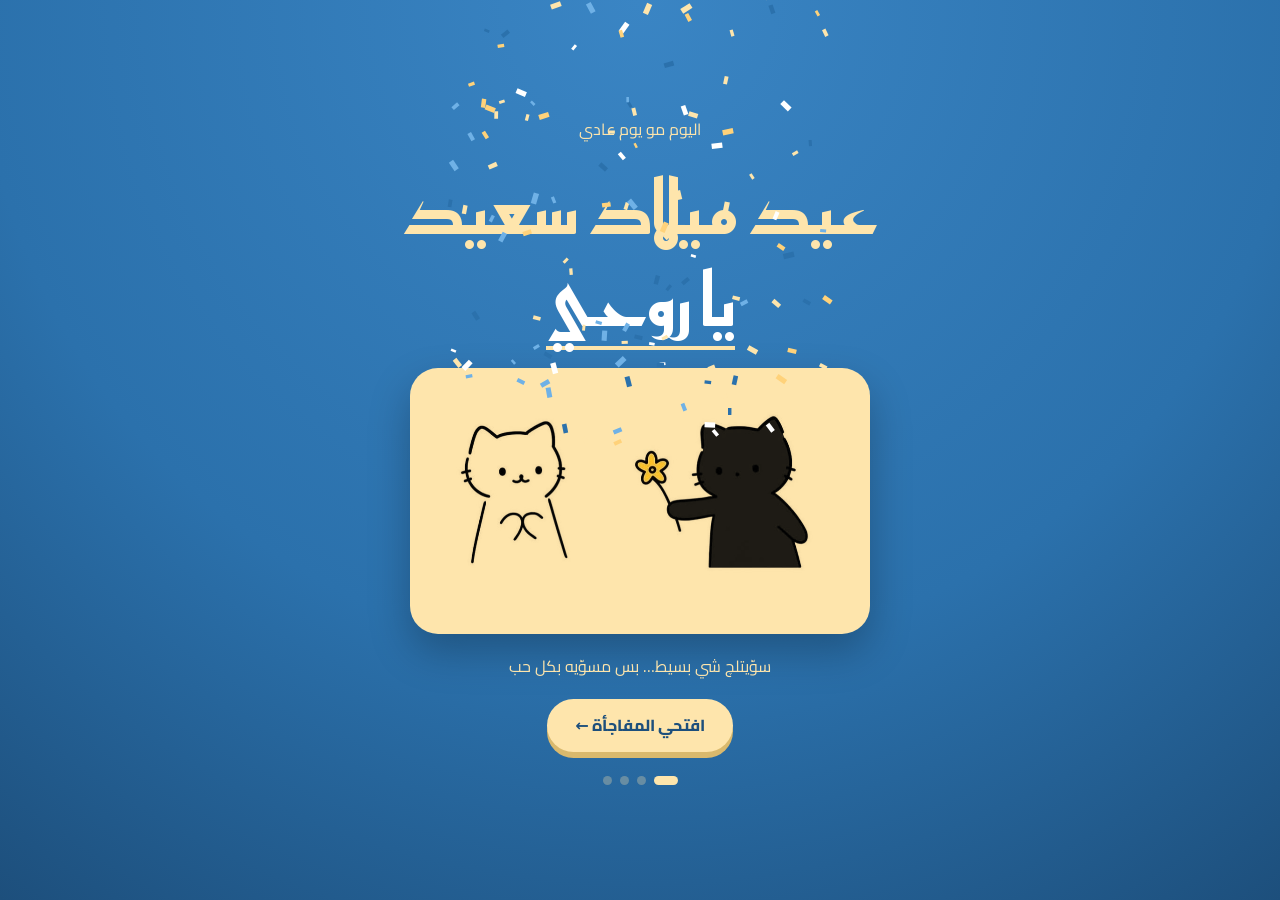
<file: index.html>
<!doctype html>
<html lang="ar" dir="rtl">
<head><meta charset="utf-8"><meta name="viewport" content="width=device-width, initial-scale=1"><title>عيد ميلاد سعيد 💙</title>
<link rel="preconnect" href="https://fonts.googleapis.com"><link href="https://fonts.googleapis.com/css2?family=Cairo:wght@400;600;800&family=Reem+Kufi:wght@600&display=swap" rel="stylesheet"><link rel="stylesheet" href="style.css">
</head>
<body class="p-hero">
<canvas id="confetti"></canvas>
<main class="page">
  <p class="eyebrow r">اليوم مو يوم عادي</p>
  <h1 class="r">عيد ميلاد سعيد<br><span data-name>يا روحي</span></h1>
  <div class="cats-card r"><img src="assets/cats.jpg" alt="قطتين"></div>
  <p class="sub r" data-text="heroSub"></p>
  <a href="letter.html" class="btn r">افتحي المفاجأة ←</a>
  <div class="dots r"><i class="on"></i><i></i><i></i><i></i></div>
</main>
<script src="script.js"></script>
</body></html>
</file>
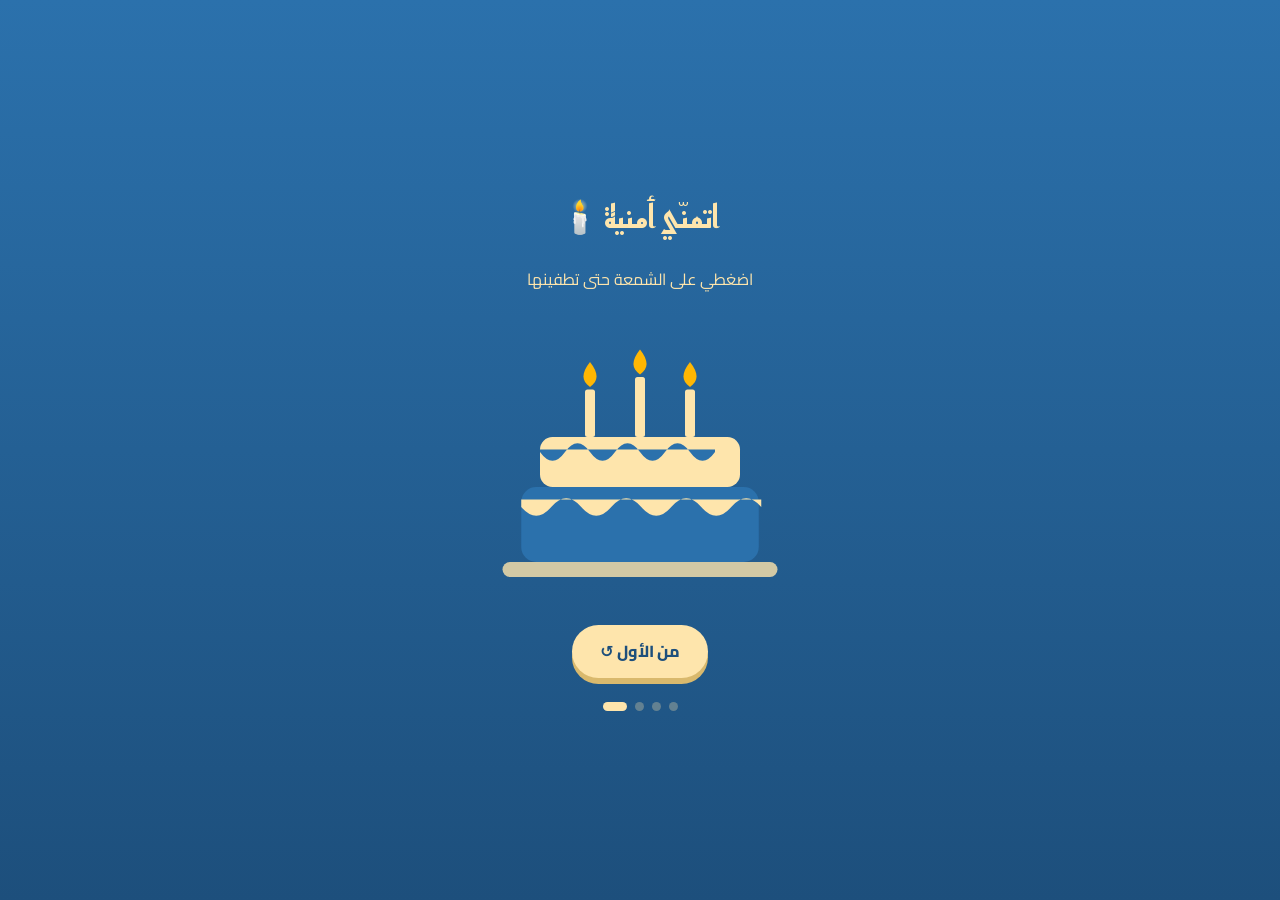
<file: cake.html>
<!doctype html>
<html lang="ar" dir="rtl">
<head><meta charset="utf-8"><meta name="viewport" content="width=device-width, initial-scale=1"><title>التورتة 🎂</title>
<link rel="preconnect" href="https://fonts.googleapis.com"><link href="https://fonts.googleapis.com/css2?family=Cairo:wght@400;600;800&family=Reem+Kufi:wght@600&display=swap" rel="stylesheet"><link rel="stylesheet" href="style.css">
</head>
<body class="p-cake">
<canvas id="confetti"></canvas>
<main class="page">
  <h2 class="r">اتمنّي أمنية 🕯️</h2>
  <p class="hint r" id="hint">اضغطي على الشمعة حتى تطفينها</p>
  <svg class="cake-svg r" viewBox="0 0 240 230" aria-label="تورتة">
    <g class="candle"><rect x="76" y="62" width="8" height="38" rx="2" fill="#FEE5AC"/><path class="flame" d="M80 40c7 9 7 15 0 20-7-5-7-11 0-20z" fill="#ffb703"/></g>
    <g class="candle"><rect x="116" y="52" width="8" height="48" rx="2" fill="#FEE5AC"/><path class="flame" d="M120 30c7 9 7 15 0 20-7-5-7-11 0-20z" fill="#ffb703"/></g>
    <g class="candle"><rect x="156" y="62" width="8" height="38" rx="2" fill="#FEE5AC"/><path class="flame" d="M160 40c7 9 7 15 0 20-7-5-7-11 0-20z" fill="#ffb703"/></g>
    <rect x="40" y="100" width="160" height="40" rx="10" fill="#FEE5AC"/>
    <path d="M40 112q10 14 20 0t20 0 20 0 20 0 20 0 20 0 20 0v-2H40z" fill="#2B71AC"/>
    <rect x="25" y="140" width="190" height="60" rx="12" fill="#2B71AC"/>
    <path d="M25 156q12 14 24 0t24 0 24 0 24 0 24 0 24 0 24 0 24 0v-6H25z" fill="#FEE5AC"/>
    <rect x="10" y="200" width="220" height="12" rx="6" fill="#FEE5AC" opacity=".8"/>
  </svg>
  <p class="final" id="final" hidden></p>
  <div class="nav r"><a href="love.html" class="btn">من الأول ↺</a></div>
  <div class="dots r"><i></i><i></i><i></i><i class="on"></i></div>
</main>
<script src="script.js"></script>
</body></html>
</file>
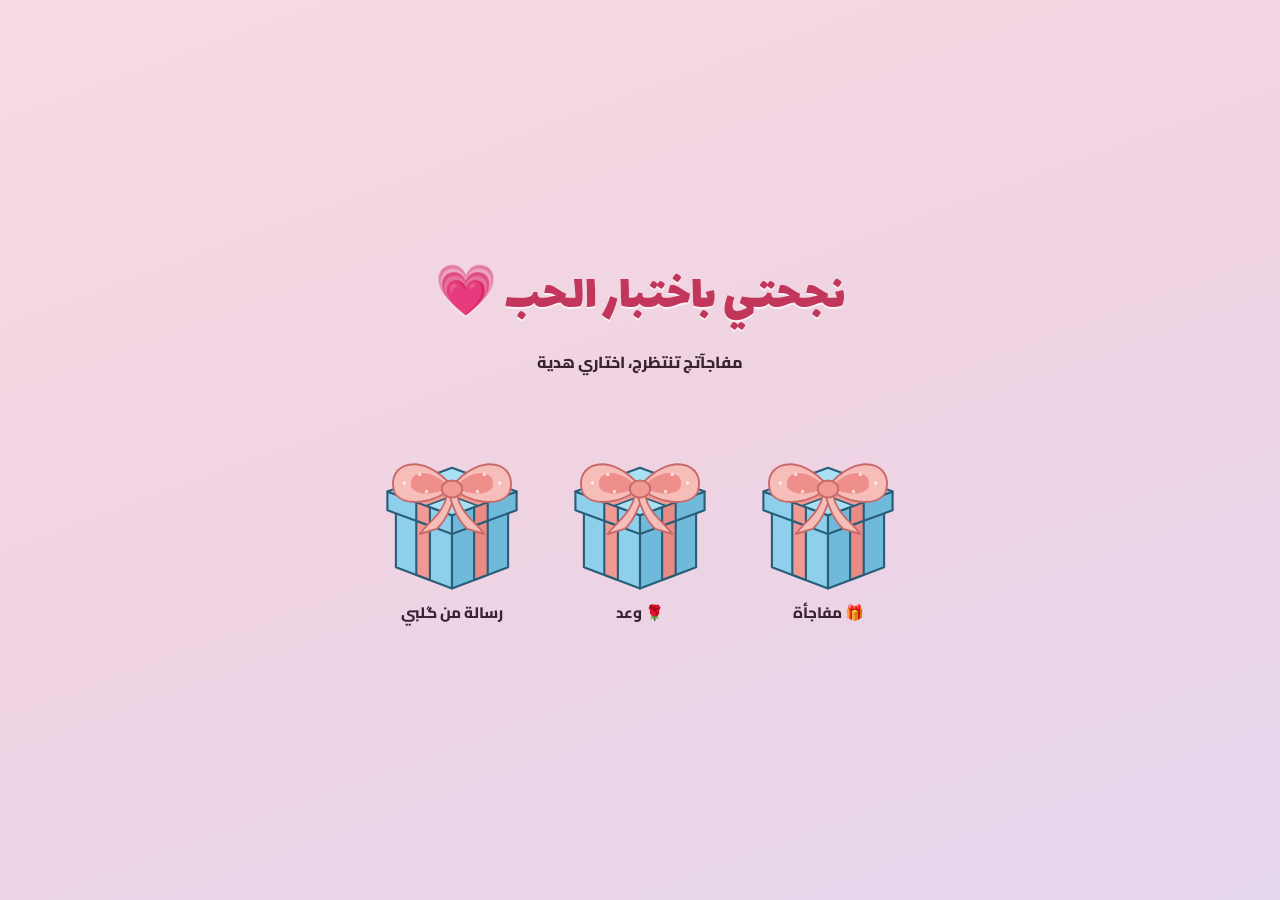
<file: gifts.html>
<!doctype html>
<html lang="ar" dir="rtl">
<head>
<meta charset="utf-8">
<meta name="viewport" content="width=device-width, initial-scale=1">
<title>نجحتي باختبار الحب</title>
<link href="https://fonts.googleapis.com/css2?family=Cairo:wght@400;800&family=Lalezar&display=swap" rel="stylesheet">
<style>
*{box-sizing:border-box;margin:0;padding:0}
body{font-family:'Cairo',system-ui,sans-serif;line-height:1.8;overflow-x:hidden}
.page{min-height:100svh;display:flex;flex-direction:column;align-items:center;justify-content:center;text-align:center;gap:18px;padding:40px 20px}
/* صفحة الهدايا */
.p-gifts{background:linear-gradient(160deg,#f6dbe3 0%,#efd3e2 50%,#e4d6ee 100%);color:#3b2431}
.gtitle{font-family:'Lalezar','Cairo',sans-serif;font-weight:400;font-size:clamp(2.1rem,9vw,3.1rem);line-height:1.3;color:#c2365b;text-shadow:0 2px 0 rgba(255,255,255,.65)}
.gsub{font-weight:800;color:#3b2431}
.gifts{display:flex;direction:ltr;flex-wrap:wrap;justify-content:center;align-items:flex-start;gap:14px 18px;width:100%;max-width:680px;padding:20px 8px 8px}
.gift{flex:0 0 auto;width:clamp(120px,40vw,170px);background:none;border:0;cursor:pointer;font:inherit;color:inherit;display:flex;flex-direction:column;align-items:center;gap:2px}
.gsvg{display:block;width:100%;animation:bob 2.8s ease-in-out infinite}
.gift:nth-child(2) .gsvg{animation-delay:-.9s}.gift:nth-child(3) .gsvg{animation-delay:-1.8s}
.gsvg svg{width:100%;display:block;overflow:visible}
@keyframes bob{50%{transform:translateY(-9px) rotate(1.5deg)}}
.gift span{font-weight:800;font-size:.95rem}
.gift.open .gsvg{animation:shake .45s}
@keyframes shake{25%{transform:rotate(-5deg)}75%{transform:rotate(5deg)}}
.gift.open .glid{animation:lid .8s .35s ease forwards}
@keyframes lid{to{transform:translateY(-70px) rotate(-14deg);opacity:0}}
.rise{position:fixed;z-index:70;pointer-events:none;font-size:20px;animation:rise 1.1s ease-out forwards}
@keyframes rise{to{transform:translate(var(--dx),-150px) scale(1.5);opacity:0}}
.p-gifts .btn.ghost{color:#c2365b}
.glid{transform-origin:100px 100px}
</style>
</head>
<body>
<!-- 2: الهدايا (نسخة من الصفحة التانية في الفيديو) -->
<main class="page p-gifts">
  <h2 class="gtitle">نجحتي باختبار الحب 💗</h2>
  <p class="gsub">مفاجآتچ تنتظرچ، اختاري هدية</p>
  <div class="gifts">
    <button class="gift" data-go="3"><i class="gsvg"></i><span>رسالة من گلبي</span></button>
    <button class="gift" data-go="4"><i class="gsvg"></i><span>وعد 🌹</span></button>
    <button class="gift" data-go="5"><i class="gsvg"></i><span>مفاجأة 🎁</span></button>
  </div>
</main>

<script>
/* عدّل هنا الصفحات اللي تفتحها كل هدية */
const PAGES = { 3: 'letter.html', 4: 'message.html', 5: 'promise.html' };
function go(i) { location.href = PAGES[i]; }
/* صفحة الهدايا */
(() => {
  const L = '#2a5d78', RB = '#f19a94', RS = '#c96a6a';
  const GIFT_SVG = `<svg viewBox="0 0 200 215" aria-hidden="true" stroke-linejoin="round">
    <g stroke="${L}" stroke-width="2.5">
      <polygon points="34,114 100,139 100,204 34,179" fill="#8ed0ec"/>
      <polygon points="100,139 166,114 166,179 100,204" fill="#6fb9db"/>
      <polygon points="58,123 74,129 74,194 58,188" fill="${RB}"/>
      <polygon points="126,129 142,123 142,188 126,194" fill="#e98a85"/>
    </g>
    <g class="glid">
      <g stroke="${L}" stroke-width="2.5">
        <polygon points="24,90 100,118 100,140 24,112" fill="#8ed0ec"/>
        <polygon points="100,118 176,90 176,112 100,140" fill="#6fb9db"/>
        <polygon points="100,62 176,90 100,118 24,90" fill="#a9e0f4"/>
        <polygon points="58,102.5 74,108.4 74,130.4 58,124.5" fill="${RB}"/>
        <polygon points="126,108.4 142,102.5 142,124.5 126,130.4" fill="#e98a85"/>
      </g>
      <polygon points="54.5,78.8 69.5,73.2 145.5,101.2 130.5,106.8" fill="${RB}" stroke="${L}" stroke-width="2"/>
      <polygon points="130.5,73.2 145.5,78.8 69.5,106.8 54.5,101.2" fill="${RB}" stroke="${L}" stroke-width="2"/>
      <g transform="translate(100 84)" stroke="${RS}" stroke-width="2.2">
        <g><path d="M-6 10 C-10 32 -28 42 -38 56 L-18 50 C-9 42 -3 30 2 14Z" fill="#f6bdb9"/>
          <path d="M0 0 C-34 -42 -78 -28 -68 6 C-60 26 -16 20 0 0Z" fill="#f6bdb9"/>
          <path d="M-4 0 C-26 -24 -52 -18 -48 0 C-44 12 -16 10 -4 0Z" fill="#ee8f8c" stroke="none"/>
          <circle cx="-56" cy="-4" r="2" fill="#fff" stroke="none" opacity=".7"/><circle cx="-38" cy="-14" r="2" fill="#fff" stroke="none" opacity=".7"/><circle cx="-30" cy="6" r="2" fill="#fff" stroke="none" opacity=".7"/></g>
        <g transform="scale(-1 1)"><path d="M-6 10 C-10 32 -28 42 -38 56 L-18 50 C-9 42 -3 30 2 14Z" fill="#f6bdb9"/>
          <path d="M0 0 C-34 -42 -78 -28 -68 6 C-60 26 -16 20 0 0Z" fill="#f6bdb9"/>
          <path d="M-4 0 C-26 -24 -52 -18 -48 0 C-44 12 -16 10 -4 0Z" fill="#ee8f8c" stroke="none"/>
          <circle cx="-56" cy="-4" r="2" fill="#fff" stroke="none" opacity=".7"/><circle cx="-38" cy="-14" r="2" fill="#fff" stroke="none" opacity=".7"/><circle cx="-30" cy="6" r="2" fill="#fff" stroke="none" opacity=".7"/></g>
        <ellipse cx="0" cy="3" rx="12" ry="10" fill="${RB}"/>
      </g>
    </g>
  </svg>`;
  document.querySelectorAll('.gsvg').forEach(e => e.innerHTML = GIFT_SVG);

  function hearts(el) {
    const b = el.getBoundingClientRect();
    for (let i = 0; i < 12; i++) {
      const s = document.createElement('span'); s.className = 'rise'; s.textContent = ['💗', '💖', '✨'][i % 3];
      s.style.left = b.left + b.width / 2 + 'px'; s.style.top = b.top + b.height * .35 + 'px';
      s.style.setProperty('--dx', (Math.random() - .5) * 160 + 'px'); s.style.animationDelay = Math.random() * .3 + 's';
      document.body.appendChild(s); setTimeout(() => s.remove(), 1600);
    }
  }
  document.querySelectorAll('.gift').forEach(g => g.addEventListener('click', e => {
    e.stopPropagation(); if (g.classList.contains('open')) return;
    g.classList.add('open'); hearts(g); setTimeout(() => go(+g.dataset.go), 1100);
  }));
  window.resetGifts = () => document.querySelectorAll('.gift').forEach(g => g.classList.remove('open'));
})();

</script>
</body>
</html>
</file>
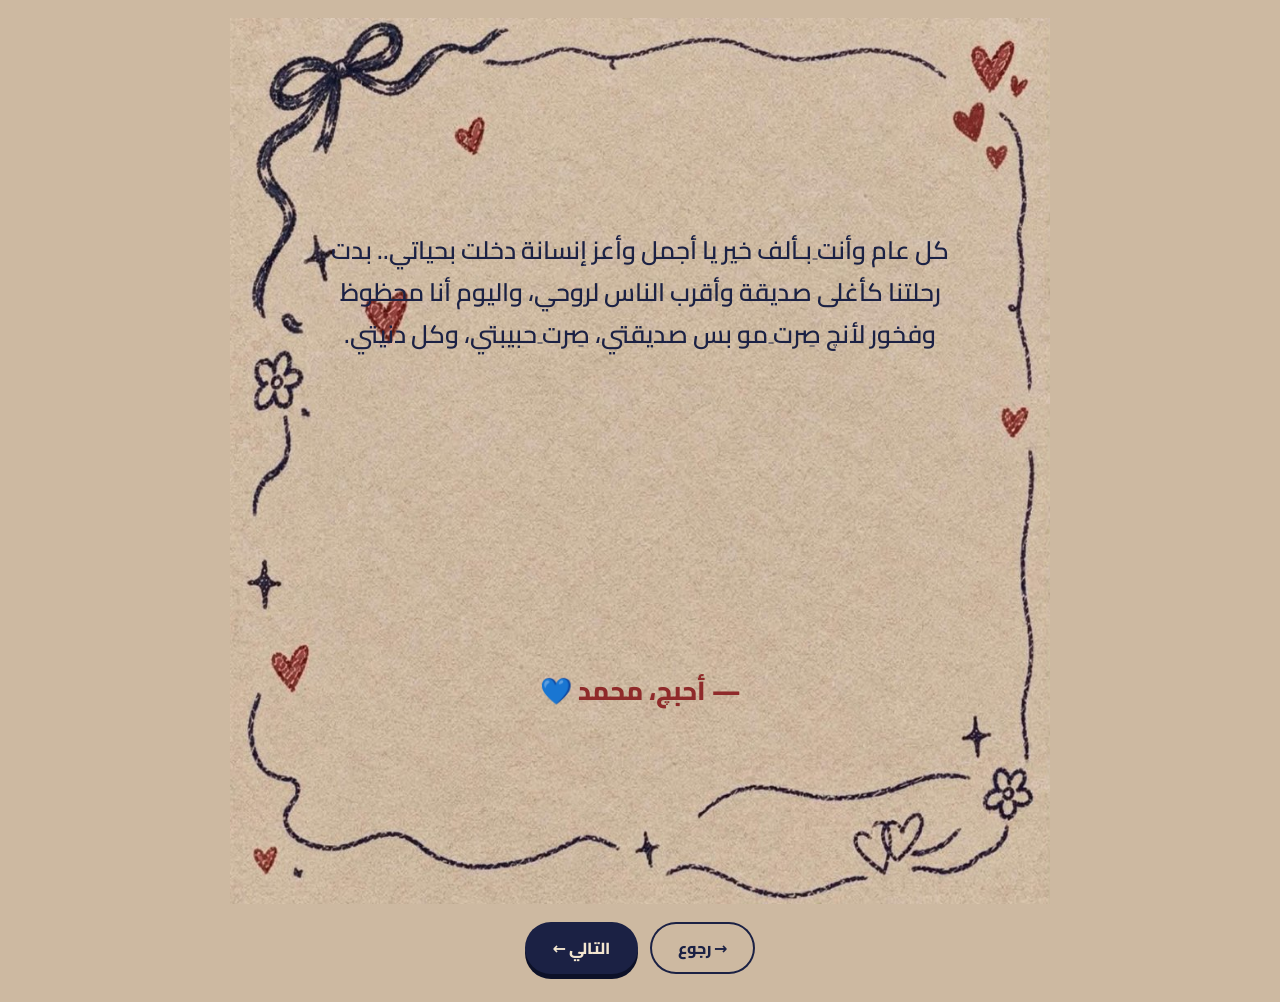
<file: letter.html>
<!doctype html>
<html lang="ar" dir="rtl">
<head>
<meta charset="utf-8">
<meta name="viewport" content="width=device-width, initial-scale=1">
<title>رسالة إلچ 💙</title>
<link href="https://fonts.googleapis.com/css2?family=Cairo:wght@600;800&display=swap" rel="stylesheet">
<style>
:root{--paper:#cdb9a1;--navy:#1b2144;--frame:url([data-uri])}
*{box-sizing:border-box;margin:0;padding:0}
body{font-family:'Cairo',system-ui,sans-serif;background:var(--paper);color:var(--navy);min-height:100svh;display:flex;flex-direction:column;align-items:center;justify-content:center;gap:18px;padding:18px 8px 28px}
.card{position:relative;width:min(94vw,820px);aspect-ratio:1/1.08;background:var(--frame) center/100% 100% no-repeat;container-type:inline-size;direction:rtl}
.letter{position:absolute;left:11%;right:11%;top:15%;bottom:14%;display:flex;flex-direction:column;justify-content:center;text-align:center;color:#1b2144}
#letterText p{margin:.55em 0;font-size:clamp(11px,3.5cqw,25px);line-height:1.68;font-weight:600;opacity:0;transform:translateY(8px);transition:opacity .8s,transform .8s}
#letterText p.show{opacity:1;transform:none}
.sign{margin-top:.7em;font-weight:800;font-size:clamp(12px,3.7cqw,26px);color:#8f2a2a}
@media (max-width:700px){.card{aspect-ratio:1/1.24}}
.card{animation:in .9s ease both}
@keyframes in{from{opacity:0;transform:translateY(16px)}to{opacity:1;transform:none}}
.nav{display:flex;gap:12px}
.btn{font:inherit;font-weight:800;cursor:pointer;border:0;border-radius:999px;padding:11px 28px;background:var(--navy);color:#f3e6cf;box-shadow:0 5px 0 #0d1128;transition:.15s}
.btn.ghost{background:transparent;color:var(--navy);box-shadow:inset 0 0 0 2px var(--navy)}
.btn:active{transform:translateY(4px)}
@media (prefers-reduced-motion:reduce){*{animation:none!important;transition:none!important}#letterText p{opacity:1;transform:none}}
</style>
</head>
<body>
<div class="card">
  <div class="letter">
    <div id="letterText"><p>كل عام وأنت ِبـألف خير يا أجمل وأعز إنسانة دخلت بحياتي.. بدت رحلتنا كأغلى صديقة وأقرب الناس لروحي، واليوم أنا محظوظ وفخور لأنچ صِرت ِمو بس صديقتي، صِرت ِحبيبتي، وكل دنيتي.</p><p>ماكو كلام بالدنيا يكفي وصف مكانتچ العميقة بگلبي أو قدري الچ؛ تعودت عليچ بكل تفاصيلچ، وبقربچ الي أحس الدنيا كلها أمان وفرح. عسى أيامي وياچ كلها أعياد، وتبقى ضحكتچ منورة طريقي وعيونچ هي المكان اللي أرتاح بي دائماً.</p><p>ينعاد عليچ بالصحة والسلامة، ويا رب أبقى أشوفچ دائماً سعيدة وقريبة مني.. عيد سعيد يا أجمل أشيائي وأغلاها.</p></div>
    <p class="sign">— أحبچ، محمد 💙</p>
  </div>
</div>
<div class="nav">
  <button class="btn ghost" id="back">→ رجوع</button>
  <button class="btn" id="next">التالي ←</button>
</div>
<script>
/* الصفحات اللي يروحلها الزرارين (غيّرهم حسب ملفاتك) */
const BACK_URL = 'gifts.html', NEXT_URL = 'gifts.html';
document.getElementById('back').onclick = () => history.length > 1 ? history.back() : (location.href = BACK_URL);
document.getElementById('next').onclick = () => location.href = NEXT_URL;
/* السطور تظهر واحد ورا التاني */
document.querySelectorAll('#letterText p').forEach((p, i) => setTimeout(() => p.classList.add('show'), 700 + i * 1000));
</script>
</body>
</html>
</file>
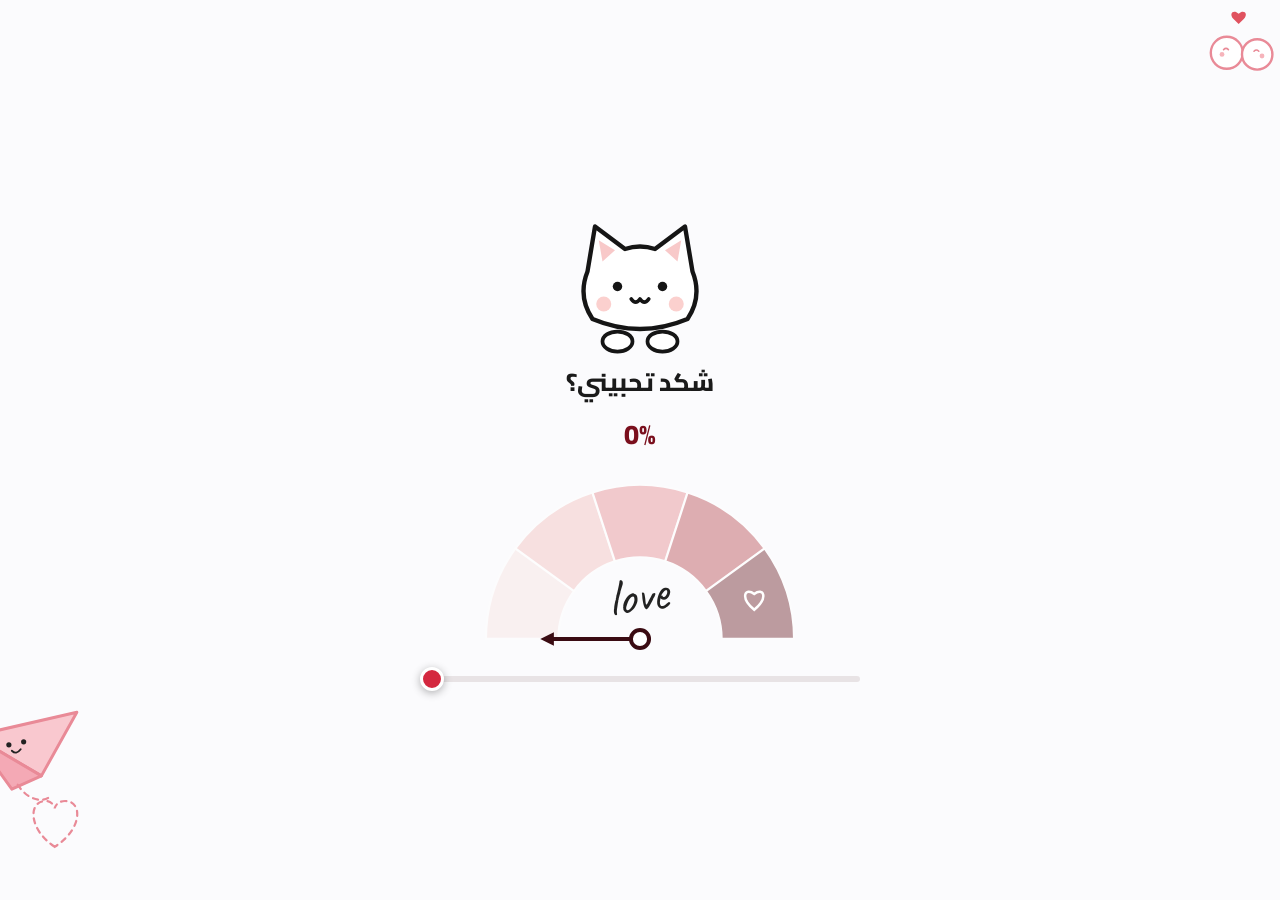
<file: love.html>
<!doctype html>
<html lang="ar" dir="rtl">
<head>
<meta charset="utf-8">
<meta name="viewport" content="width=device-width, initial-scale=1">
<title>شكد تحبيني؟</title>
<link href="https://fonts.googleapis.com/css2?family=Cairo:wght@400;800&family=Caveat:wght@500&display=swap" rel="stylesheet">
<style>
*{box-sizing:border-box;margin:0;padding:0}
[hidden]{display:none!important}
body{font-family:'Cairo',system-ui,sans-serif;line-height:1.8;overflow-x:hidden;background:#fbfbfd}
.page{min-height:100svh;display:flex;flex-direction:column;align-items:center;justify-content:center;text-align:center;gap:18px;padding:40px 20px;
  background:#fbfbfd;color:#5a0f1a;position:relative;overflow:hidden}
.stage{display:flex;flex-direction:column;align-items:center;gap:6px;width:min(92vw,440px);z-index:2;animation:up .8s ease both}
@keyframes up{from{opacity:0;transform:translateY(22px)}to{opacity:1;transform:none}}
@keyframes pop{from{opacity:0;transform:scale(.8)}to{opacity:1;transform:none}}
.cat{width:150px}
.cat svg{width:100%;overflow:visible;display:block}
#face{animation:swap .35s ease}
@keyframes swap{from{opacity:0;transform:scale(.96)}to{opacity:1;transform:none}}
#msg{font-weight:800;font-size:1.55rem;color:#1a1a1a}
#pct{font-weight:800;font-size:1.7rem;color:#7a0f1d;margin-bottom:4px}
.gauge{width:min(82vw,340px);direction:ltr;display:block}
#segs path{transition:opacity .35s}
#needle{transition:transform .12s linear}
#love{direction:ltr;-webkit-appearance:none;appearance:none;width:100%;height:6px;border-radius:6px;margin:8px 0 4px;outline:0;cursor:pointer;
  background:linear-gradient(90deg,#e9a7ae var(--p,0%),#e8e3e5 var(--p,0%))}
#love::-webkit-slider-thumb{-webkit-appearance:none;width:24px;height:24px;border-radius:50%;background:#d4283f;border:3px solid #fff;box-shadow:0 2px 8px rgba(0,0,0,.3)}
#love::-moz-range-thumb{width:20px;height:20px;border-radius:50%;background:#d4283f;border:3px solid #fff;box-shadow:0 2px 8px rgba(0,0,0,.3)}
.btn{display:inline-block;border:0;cursor:pointer;font:inherit;background:#d4283f;color:#fff;padding:12px 28px;border-radius:999px;font-weight:800;box-shadow:0 6px 0 #9b1b2d;transition:.15s}
.btn:active{transform:translateY(4px);box-shadow:0 2px 0 #9b1b2d}
.next{margin-top:10px;animation:pop .6s}
.corner{position:absolute;top:8px;right:-6px;width:96px}
.plane{position:absolute;left:-34px;bottom:46px;width:170px;z-index:1;pointer-events:none}
.rain{position:fixed;top:-30px;font-size:22px;z-index:60;pointer-events:none;animation:fall linear forwards}
@keyframes fall{to{transform:translateY(110vh) rotate(40deg);opacity:.2}}
</style>
</head>
<body>
<main class="page">
  <svg class="corner" viewBox="0 0 120 80" aria-hidden="true">
    <path d="M62 14C54 6 46 14 54 22L62 30 70 22C78 14 70 6 62 14Z" fill="#e0525f" transform="translate(0 -4) scale(.8) translate(14 0)"/>
    <circle cx="46" cy="56" r="20" fill="#fff" stroke="#e98a97" stroke-width="3"/>
    <circle cx="84" cy="58" r="19" fill="#fff" stroke="#e98a97" stroke-width="3"/>
    <circle cx="40" cy="58" r="3" fill="#f6b4bb"/><circle cx="90" cy="60" r="3" fill="#f6b4bb"/>
    <path d="M42 52q3 -3 6 0M80 54q3 -3 6 0" stroke="#e98a97" stroke-width="2" fill="none" stroke-linecap="round"/>
  </svg>

  <div class="stage">
    <div class="cat">
      <svg viewBox="0 0 120 112" aria-hidden="true">
        <path d="M18 46 L24 10 L48 28 Q60 24 72 28 L96 10 L102 46 Q110 66 98 84 Q60 100 22 84 Q10 66 18 46Z" fill="#fff" stroke="#151515" stroke-width="3.5" stroke-linejoin="round"/>
        <path d="M27 21 L40 29 L30 38Z" fill="#f8c9c9"/><path d="M93 21 L80 29 L90 38Z" fill="#f8c9c9"/>
        <circle cx="31" cy="72" r="6" fill="#f9c0bd" opacity=".75"/><circle cx="89" cy="72" r="6" fill="#f9c0bd" opacity=".75"/>
        <g id="face"></g>
        <ellipse cx="42" cy="102" rx="12" ry="8" fill="#fff" stroke="#151515" stroke-width="3"/>
        <ellipse cx="78" cy="102" rx="12" ry="8" fill="#fff" stroke="#151515" stroke-width="3"/>
      </svg>
    </div>
    <h2 id="msg">شكد تحبيني؟</h2>
    <div id="pct">0%</div>
    <svg class="gauge" viewBox="0 0 300 170" aria-hidden="true">
      <g id="segs"></g>
      <g id="loveHeart"></g>
      <text x="150" y="126" text-anchor="middle" font-family="Caveat,cursive" font-size="46" fill="#222" transform="rotate(-8 150 126)">love</text>
      <g id="needle" transform="translate(150 150) rotate(0)">
        <line x1="0" y1="0" x2="-80" y2="0" stroke="#3a0b12" stroke-width="3.5" stroke-linecap="round"/>
        <polygon points="-88,0 -76,-6 -76,6" fill="#3a0b12"/>
        <circle r="8" fill="#fff" stroke="#3a0b12" stroke-width="3.5"/>
      </g>
    </svg>
    <input id="love" type="range" min="0" max="100" value="0" aria-label="شكد تحبيني">
    <button class="btn next" id="loveNext" hidden onclick="location.href='gifts.html'">التالي ←</button>
  </div>

  <svg class="plane" viewBox="0 0 230 210" aria-hidden="true">
    <path d="M10 50 L150 18 L102 104Z" fill="#f9c8cf" stroke="#e98a97" stroke-width="4" stroke-linejoin="round"/>
    <path d="M10 50 L102 104 L62 122Z" fill="#f4a9b5" stroke="#e98a97" stroke-width="4" stroke-linejoin="round"/>
    <circle cx="58" cy="62" r="3.5" fill="#222"/><circle cx="78" cy="58" r="3.5" fill="#222"/>
    <path d="M62 70q6 6 12 -2" stroke="#222" stroke-width="2.5" fill="none" stroke-linecap="round"/>
    <path d="M70 116 C84 138 104 140 114 132" stroke="#e98a97" stroke-width="3" fill="none" stroke-dasharray="7 7" stroke-linecap="round"/>
    <path d="M120 200 C84 176 84 138 108 138 C118 138 120 148 120 148 C120 148 122 138 134 138 C158 138 158 176 120 200Z" stroke="#e98a97" stroke-width="3" fill="none" stroke-dasharray="7 7" stroke-linecap="round"/>
  </svg>
</main>

<script>
const $ = s => document.querySelector(s);
const K = '#151515', st = `stroke="${K}" stroke-width="3" fill="none" stroke-linecap="round" stroke-linejoin="round"`;
const heart = (x, y, s, c = '#f4a6ae') => `<path d="M0 5C-9 -3 -5 -9 0 -4C5 -9 9 -3 0 5Z" fill="${c}" transform="translate(${x} ${y}) scale(${s})"/>`;

/* ملامح القطة والجمل حسب النسبة */
const MOODS = [
  { max: 0,   msg: 'شكد تحبيني؟',  face: `<circle cx="42" cy="58" r="3.8" fill="${K}"/><circle cx="78" cy="58" r="3.8" fill="${K}"/><path d="M53 68q3.5 5 7 0q3.5 5 7 0" ${st}/>` },
  { max: 30,  msg: 'بس هالكد؟',    face: `<rect x="37" y="62" width="10" height="30" rx="5" fill="#7dbbea"/><rect x="73" y="62" width="10" height="30" rx="5" fill="#7dbbea"/><path d="M36 60q6 -8 12 0M72 60q6 -8 12 0" ${st}/><ellipse cx="60" cy="74" rx="5" ry="6" fill="${K}"/>` },
  { max: 55,  msg: 'هاي توجع…',    face: `<path d="M34 58h16M70 58h16" ${st} stroke-width="4"/><path d="M34 50l16 4M86 50l-16 4" ${st}/><path d="M53 72h14" ${st}/>` },
  { max: 99,  msg:'صدگ تحچيييين ؟؟ تحبيني بس عالنصص',  face: `<circle cx="42" cy="60" r="3.8" fill="${K}"/><circle cx="78" cy="60" r="3.8" fill="${K}"/><path d="M35 52l13 -4M85 52l-13 -4" ${st}/><path d="M53 75q7 -7 14 0" ${st}/>` },
  { max: 100, msg: ' عفيه عفيه عليچ هيچ اريدچ',   face: `<path d="M36 62q6 -10 12 0M72 62q6 -10 12 0" ${st}/><path d="M50 67q10 17 20 0z" fill="#f28b94" stroke="${K}" stroke-width="3" stroke-linejoin="round"/>${heart(6, 36, 1.5)}${heart(114, 30, 1.8)}${heart(100, 8, 1.1, '#f28b94')}` }
];

const input = $('#love'), face = $('#face'), msg = $('#msg'), pct = $('#pct'), needle = $('#needle'), nextBtn = $('#loveNext');

/* العدّاد: 5 أجزاء */
const COL = ['#f8e1df', '#f3b9b5', '#e47f85', '#b23a41', '#5f0d14'], CX = 150, CY = 150, R = 136, r = 72;
const P = (a, rad) => [CX + rad * Math.cos(a * Math.PI / 180), CY - rad * Math.sin(a * Math.PI / 180)].map(n => n.toFixed(1));
$('#segs').innerHTML = COL.map((c, i) => {
  const a0 = 180 - i * 36, a1 = a0 - 36, [ox0, oy0] = P(a0, R), [ox1, oy1] = P(a1, R), [ix1, iy1] = P(a1, r), [ix0, iy0] = P(a0, r);
  return `<path d="M${ox0} ${oy0}A${R} ${R} 0 0 1 ${ox1} ${oy1}L${ix1} ${iy1}A${r} ${r} 0 0 0 ${ix0} ${iy0}Z" fill="${c}" stroke="#fff" stroke-width="2" opacity=".4"/>`;
}).join('');
const [hx, hy] = P(18, 106);
$('#loveHeart').innerHTML = `<path d="M0 7C-13 -4 -8 -13 0 -7C8 -13 13 -4 0 7Z" transform="translate(${hx} ${hy})" fill="none" stroke="#fff" stroke-width="2.2"/>`;
const segs = [...document.querySelectorAll('#segs path')];

let mood = -1, done = false;
function rain() {
  for (let i = 0; i < 22; i++) {
    const s = document.createElement('span'); s.className = 'rain'; s.textContent = ['💗', '❤️', '💕'][i % 3];
    s.style.left = Math.random() * 100 + 'vw'; s.style.animationDuration = 2.2 + Math.random() * 2 + 's'; s.style.animationDelay = Math.random() * .8 + 's';
    document.body.appendChild(s); setTimeout(() => s.remove(), 5500);
  }
}
function update() {
  const v = +input.value;
  input.style.setProperty('--p', v + '%');
  pct.textContent = v + '%';
  needle.setAttribute('transform', `translate(150 150) rotate(${v * 1.8})`);
  segs.forEach((s, i) => s.setAttribute('opacity', v > i * 20 ? 1 : .4));
  const m = MOODS.findIndex(x => v <= x.max);
  if (m !== mood) {
    mood = m; face.innerHTML = MOODS[m].face; msg.textContent = MOODS[m].msg;
    face.style.animation = 'none'; void face.getBoundingClientRect(); face.style.animation = '';
  }
  const full = v === 100; nextBtn.hidden = !full; if (full && !done) rain(); done = full;
}
input.addEventListener('input', update); update();
</script>
</body>
</html>
</file>
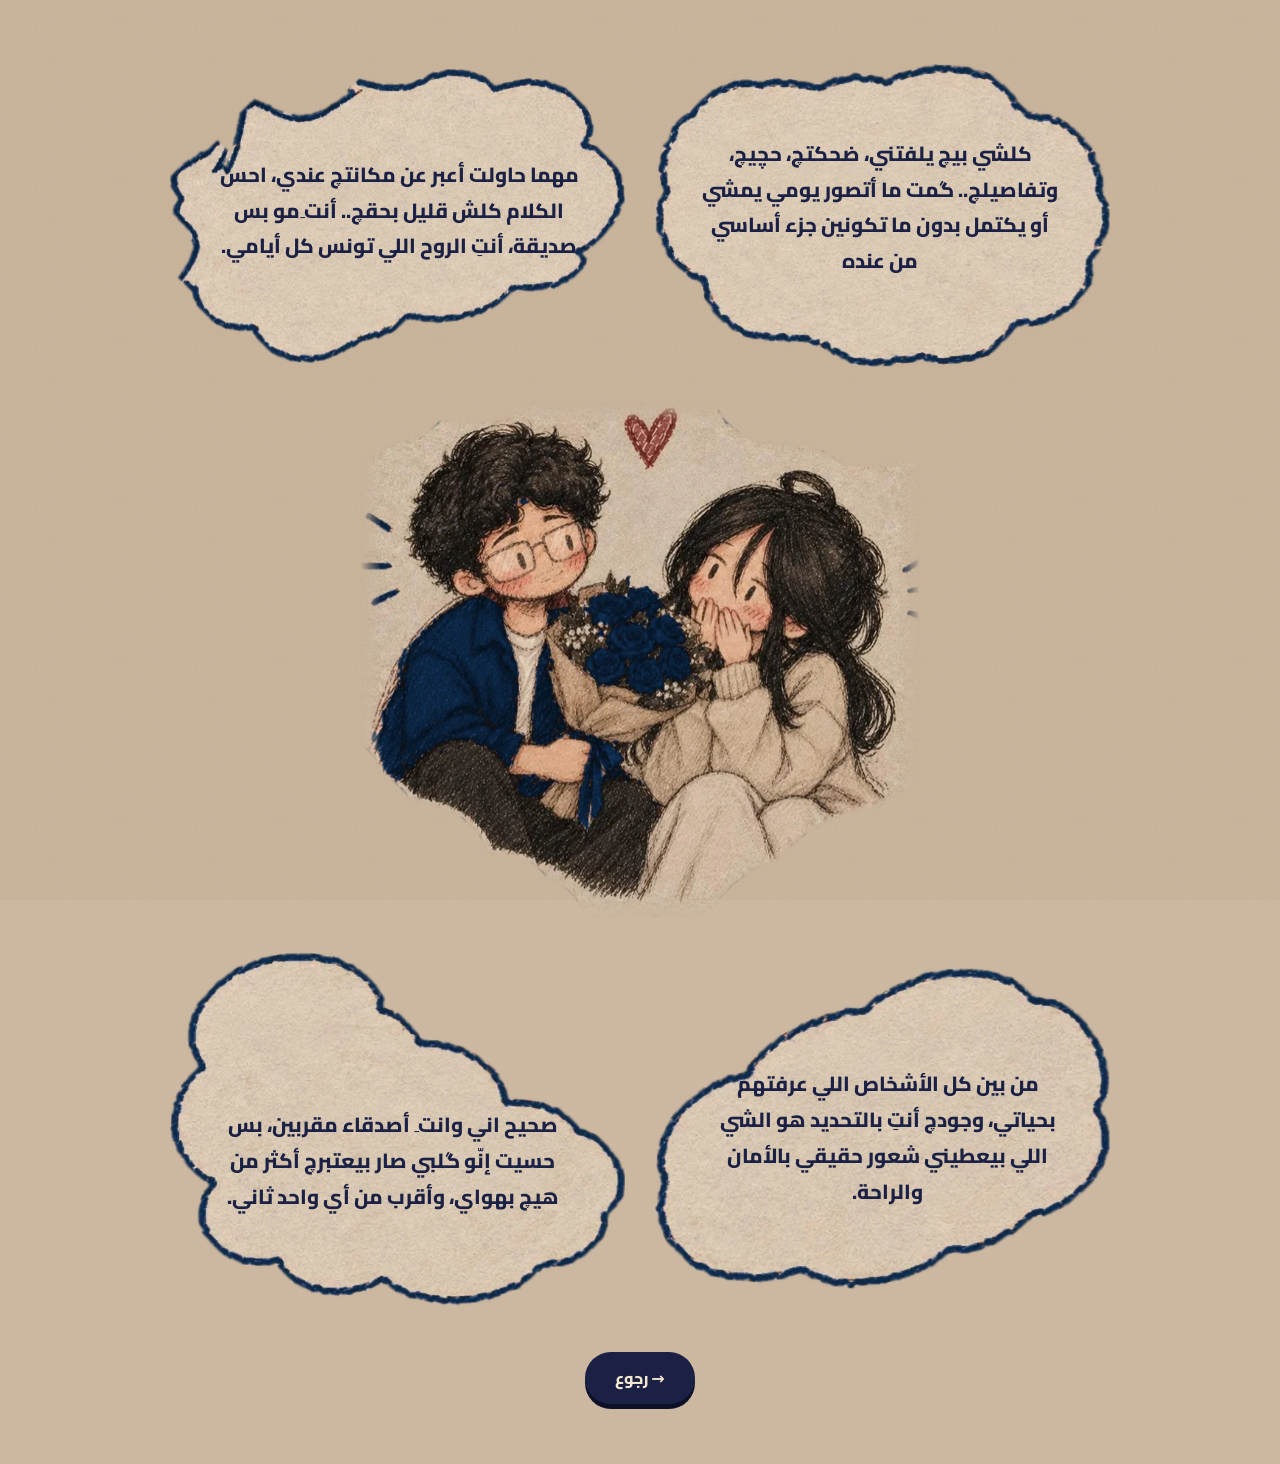
<file: message.html>
<!doctype html>
<html lang="ar" dir="rtl">
<head>
<meta charset="utf-8">
<meta name="viewport" content="width=device-width, initial-scale=1">
<title>كلمات من القلب 💙</title>
<link href="https://fonts.googleapis.com/css2?family=Cairo:wght@600;800&display=swap" rel="stylesheet">
<style>
:root{--paper:#ccb8a0;--navy:#1b2144;--heart:#a8302f;--c1:url([data-uri]);--c2:url([data-uri]);--c3:url([data-uri]);--c4:url([data-uri]);--couple:url([data-uri]);}
*{box-sizing:border-box;margin:0;padding:0}
body{font-family:'Cairo',system-ui,sans-serif;background:var(--paper);color:var(--navy);overflow-x:hidden}
/* ورق بنسيج خفيف زي الصورة */
body::before{content:"";position:fixed;inset:0;pointer-events:none;opacity:.35;mix-blend-mode:multiply;
  background-image:url("data:image/svg+xml,%3Csvg xmlns='http://www.w3.org/2000/svg' width='160' height='160'%3E%3Cfilter id='n'%3E%3CfeTurbulence type='fractalNoise' baseFrequency='.9' numOctaves='2' stitchTiles='stitch'/%3E%3CfeColorMatrix values='0 0 0 0 .55 0 0 0 0 .45 0 0 0 0 .35 0 0 0 .5 0'/%3E%3C/filter%3E%3Crect width='160' height='160' filter='url(%23n)'/%3E%3C/svg%3E")}

.page{position:relative;min-height:100svh;padding:28px 12px 44px;display:flex;flex-direction:column;align-items:center;gap:22px;overflow:hidden}
.panel{position:relative;z-index:2;width:min(100%,640px);padding:18px 8px 20px}
.back{position:relative;z-index:5;font:inherit;font-weight:800;font-size:1rem;cursor:pointer;background:var(--navy);color:#f3e6cf;border:0;border-radius:999px;padding:11px 30px;box-shadow:0 5px 0 #0d1128;transition:.15s}
.back:active{transform:translateY(4px);box-shadow:0 1px 0 #0d1128}

/* ===== المشهد ===== */
.scene{position:relative;z-index:2;margin:0 auto;width:min(100%,560px);display:grid;grid-template-columns:1fr;gap:26px;direction:ltr;align-content:start}
.cloud{position:relative;width:100%;align-self:center;background-size:100% 100%;background-repeat:no-repeat;container-type:inline-size;cursor:pointer;opacity:0;-webkit-tap-highlight-color:transparent;direction:ltr}
.cloud-in{position:absolute;inset:0;display:flex;align-items:center;justify-content:center;text-align:center;direction:rtl}
.cloud p{font-weight:800;font-size:clamp(12.5px,4.5cqw,21px);line-height:1.75;color:var(--navy);opacity:0;transform:translateY(6px)}
.couple{width:100%;aspect-ratio:760/701;background:var(--couple) center/100% 100% no-repeat;opacity:0;pointer-events:none}
.c1{aspect-ratio:601/388;background-image:var(--c1)}.c1 .cloud-in{padding:6.16% 8.5% 8.49% 9.2%}
.c2{aspect-ratio:549/366;background-image:var(--c2)}.c2 .cloud-in{padding:8.74% 10.4% 12.39% 9.5%}
.c3{aspect-ratio:543/423;background-image:var(--c3)}.c3 .cloud-in{padding:23.39% 14.0% 9.39% 12.0%}
.c4{aspect-ratio:515/365;background-image:var(--c4)}.c4 .cloud-in{padding:10.68% 9.5% 6.80% 11.8%}

/* ===== حركة الفقاعات ===== */
.cloud.in{animation:bubble .95s cubic-bezier(.2,.9,.3,1.2) both,float 5.5s ease-in-out .95s infinite alternate}
.cloud.in p{animation:txt .7s .55s ease forwards}
.c2.in{animation-delay:.12s,1.07s}.c3.in{animation-delay:.24s,1.2s}.c4.in{animation-delay:.36s,1.3s}
.cloud.in.c2 p{animation-delay:.67s}.cloud.in.c3 p{animation-delay:.8s}.cloud.in.c4 p{animation-delay:.92s}
@keyframes bubble{0%{opacity:0;transform:scale(.15) translateY(40px)}55%{opacity:1;transform:scale(1.1)}78%{transform:scale(.96)}100%{opacity:1;transform:scale(1)}}
@keyframes txt{to{opacity:1;transform:none}}
@keyframes float{from{transform:translateY(0) rotate(-.6deg)}to{transform:translateY(-9px) rotate(.6deg)}}
.cloud.wob{animation:wob .6s ease both}
@keyframes wob{0%{transform:scale(1)}30%{transform:scale(1.07,.94)}60%{transform:scale(.97,1.04)}100%{transform:scale(1)}}
.couple{opacity:0;animation:fade 1s .2s ease forwards}
@keyframes fade{to{opacity:1}}

/* فقاعات تطلع في الخلفية */
.bubbles{position:fixed;inset:0;z-index:1;pointer-events:none;overflow:hidden}
.bub{position:absolute;bottom:-80px;border-radius:50%;border:1.5px solid rgba(27,33,68,.28);
  background:radial-gradient(circle at 30% 28%,rgba(255,255,255,.85) 0 12%,rgba(255,255,255,.18) 30%,rgba(40,70,130,.10) 70%,rgba(27,33,68,.16));
  animation:rise linear infinite}
@keyframes rise{0%{transform:translate(0,0) scale(.6);opacity:0}10%{opacity:1}50%{transform:translate(var(--dx),-55vh) scale(1)}100%{transform:translate(calc(var(--dx)*-1),-115vh) scale(1.1);opacity:0}}
.pop{position:fixed;z-index:20;pointer-events:none;border-radius:50%;border:1.5px solid rgba(27,33,68,.35);
  background:radial-gradient(circle at 30% 28%,rgba(255,255,255,.9) 0 14%,rgba(255,255,255,.2) 40%,rgba(40,70,130,.12));animation:burst 1.2s ease-out forwards}
@keyframes burst{to{transform:translate(var(--dx),var(--dy)) scale(1.3);opacity:0}}

@media (min-width:900px){
  .page{padding:40px 40px 60px}
  .panel{width:min(100%,1060px);padding:24px 30px 24px}
  .scene{width:min(100%,940px);grid-template-columns:1fr 1fr;gap:34px 30px}
  .couple{grid-column:1/-1;width:min(100%,560px);justify-self:center}
}
@media (prefers-reduced-motion:reduce){*{animation:none!important}.cloud,.couple,.cloud p{opacity:1;transform:none}.bubbles{display:none}}
</style>
</head>
<body>
<main class="page">
  <div class="bubbles" id="bubbles"></div>

  <div class="panel">
  <!-- كل جملة في غيمة -->
  <section class="scene">
    <div class="cloud c1"><div class="cloud-in"><p>مهما حاولت أعبر عن مكانتچ عندي، احس الكلام كلش قليل بحقچ.. أنت ِمو بس صديقة، أنتِ الروح اللي تونس كل أيامي.</p></div></div>
    <div class="cloud c2"><div class="cloud-in"><p>كلشي بيچ يلفتني، ضحكتچ، حچيچ، وتفاصيلچ.. گمت ما أتصور يومي يمشي أو يكتمل بدون ما تكونين جزء أساسي من عنده</p></div></div>
    <div class="couple" role="img" aria-label="رسمة لنا"></div>
    <div class="cloud c3"><div class="cloud-in"><p>صحيح اني وانت ِ أصدقاء مقربين، بس حسيت إنّو گلبي صار بيعتبرچ أكثر من هيچ بهواي، وأقرب من أي واحد ثاني.</p></div></div>
    <div class="cloud c4"><div class="cloud-in"><p>من بين كل الأشخاص اللي عرفتهم بحياتي، وجودچ أنتِ بالتحديد هو الشي اللي بيعطيني شعور حقيقي بالأمان والراحة.</p></div></div>
  </section>
  </div>
  <button class="back" id="back">→ رجوع</button>
</main>

<script>
/* زرار رجوع: لو في صفحة قبلها يرجع لها، وإلا يفتح الرابط ده */
const BACK_URL = 'gifts.html';
document.getElementById('back').addEventListener('click', () => { history.length > 1 ? history.back() : (location.href = BACK_URL); });
/* فقاعات الخلفية */
const bubbles = document.getElementById('bubbles');
for (let i = 0; i < 20; i++) {
  const b = document.createElement('span'), s = 10 + Math.random() * 46;
  b.className = 'bub'; b.style.cssText = `width:${s}px;height:${s}px;left:${Math.random() * 100}%;--dx:${(Math.random() - .5) * 90}px;animation-duration:${9 + Math.random() * 9}s;animation-delay:${-Math.random() * 14}s`;
  bubbles.appendChild(b);
}
/* الغيمة تطلع كفقاعة لما تظهر على الشاشة */
const io = new IntersectionObserver(es => es.forEach(e => { if (e.isIntersecting) { e.target.classList.add('in'); io.unobserve(e.target); } }), { threshold: .25 });
document.querySelectorAll('.cloud').forEach(c => io.observe(c));
/* لمّا تدوس على غيمة: تهتز وتطلع منها فقاعات صغيرة */
document.querySelectorAll('.cloud').forEach(c => c.addEventListener('click', ev => {
  c.classList.remove('wob'); void c.offsetWidth; c.classList.add('wob');
  setTimeout(() => c.classList.remove('wob'), 650);
  for (let i = 0; i < 9; i++) {
    const p = document.createElement('span'), s = 8 + Math.random() * 20; p.className = 'pop';
    p.style.cssText = `width:${s}px;height:${s}px;left:${ev.clientX - s / 2}px;top:${ev.clientY - s / 2}px;--dx:${(Math.random() - .5) * 150}px;--dy:${-40 - Math.random() * 130}px;animation-delay:${Math.random() * .15}s`;
    document.body.appendChild(p); setTimeout(() => p.remove(), 1500);
  }
}));
</script>
</body>
</html>
</file>
<file: style.css>
:root{--blue:#2B71AC;--blue-dark:#1d4f7c;--cream:#FEE5AC;--cream-soft:#fff4d6}
*{box-sizing:border-box;margin:0;padding:0}
body{font-family:'Cairo',system-ui,sans-serif;color:var(--cream);line-height:1.8;overflow-x:hidden;background:var(--blue)}
#confetti{position:fixed;inset:0;pointer-events:none;z-index:50}
h1,h2{font-family:'Reem Kufi','Cairo',sans-serif;font-weight:600}
.page{min-height:100svh;display:flex;flex-direction:column;align-items:center;justify-content:center;text-align:center;gap:18px;padding:40px 20px}

/* each page its own background */
.p-hero{background:radial-gradient(circle at 50% 0%,#3a85c4 0%,var(--blue) 60%,var(--blue-dark) 100%)}
.p-letter{background:var(--cream);color:var(--blue-dark)}
.p-photo{background:var(--blue)}
.p-cake{background:linear-gradient(180deg,var(--blue) 0%,var(--blue-dark) 100%)}

/* staggered entrance on page load */
.r{opacity:0;animation:up .8s ease forwards}
.page>.r:nth-child(1){animation-delay:.1s}.page>.r:nth-child(2){animation-delay:.3s}.page>.r:nth-child(3){animation-delay:.5s}
.page>.r:nth-child(4){animation-delay:.7s}.page>.r:nth-child(5){animation-delay:.9s}.page>.r:nth-child(6){animation-delay:1.1s}.page>.r:nth-child(7){animation-delay:1.3s}
@keyframes up{from{opacity:0;transform:translateY(22px)}to{opacity:1;transform:none}}

.eyebrow{opacity:.85}
.p-hero h1{font-size:clamp(2.4rem,9vw,4.6rem);line-height:1.25}
.p-hero h1 span{color:#fff;display:inline-block;border-bottom:4px solid var(--cream)}
.cats-card{background:var(--cream);border-radius:28px;padding:14px;width:min(92vw,460px);box-shadow:0 18px 40px rgba(0,0,0,.25)}
.cats-card img{width:100%;display:block;border-radius:18px;mix-blend-mode:multiply}
.sub{max-width:420px;opacity:.9}

.btn{display:inline-block;background:var(--cream);color:var(--blue-dark);padding:12px 28px;border-radius:999px;font-weight:800;text-decoration:none;box-shadow:0 6px 0 #d9b96d;transition:.15s}
.btn:active{transform:translateY(4px);box-shadow:0 2px 0 #d9b96d}
.btn.ghost{background:transparent;color:inherit;box-shadow:inset 0 0 0 2px currentColor}
.p-letter .btn:not(.ghost){background:var(--blue);color:var(--cream);box-shadow:0 6px 0 var(--blue-dark)}
.nav{display:flex;gap:12px;margin-top:8px}
.dots{display:flex;gap:8px;margin-top:6px}
.dots i{width:9px;height:9px;border-radius:50%;background:currentColor;opacity:.3}
.dots i.on{opacity:1;width:24px;border-radius:6px}

.paper{max-width:560px;width:100%;background:var(--cream-soft);border-radius:20px;padding:34px 26px;box-shadow:0 14px 34px rgba(43,113,172,.25);border:2px dashed var(--blue)}
.paper h2{font-size:2rem;color:var(--blue);margin-bottom:14px}
#letterText p{margin:10px 0;font-size:1.08rem;opacity:0;transform:translateY(10px);transition:.7s}
#letterText p.show{opacity:1;transform:none}
.sign{margin-top:22px;font-weight:800;color:var(--blue)}

.p-photo h2,.p-cake h2{font-size:2rem}
.polaroid{background:var(--cream-soft);padding:14px 14px 18px;border-radius:10px;width:min(80vw,340px);box-shadow:0 20px 44px rgba(0,0,0,.35)}
.polaroid img{width:100%;aspect-ratio:3/4;object-fit:cover;object-position:50% 35%;border-radius:4px;display:block}
.polaroid p{color:var(--blue-dark);font-weight:800;margin-top:12px}

.cake-svg{width:min(78vw,300px);cursor:pointer;overflow:visible}
.flame{transform-origin:50% 100%;transform-box:fill-box;animation:flicker .5s infinite alternate;transition:opacity .4s}
.candle.out .flame{opacity:0}
@keyframes flicker{from{transform:scale(1) rotate(-3deg)}to{transform:scale(1.12) rotate(3deg)}}
.final{font-size:1.25rem;font-weight:800;max-width:420px;animation:pop .7s}
@keyframes pop{from{opacity:0;transform:scale(.8)}to{opacity:1;transform:none}}
@media (prefers-reduced-motion:reduce){*{animation:none!important;transition:none!important}.r{opacity:1}}


/* Added for Promise page */
.gallery-grid {
    display: grid;
    grid-template-columns: repeat(auto-fit, minmax(200px, 1fr));
    gap: 18px;
    margin: 25px 0;
}

.gallery-card {
    background: #ffffff;
    border-radius: 16px;
    padding: 10px;
    box-shadow: 0 8px 16px rgba(0,0,0,0.06);
    transition: transform 0.3s ease, box-shadow 0.3s ease;
    overflow: hidden;
    border: 1px solid #fce4ec;
}

.gallery-card:hover {
    transform: translateY(-5deg);
    box-shadow: 0 12px 24px rgba(140, 38, 65, 0.2);
}

.gallery-card img {
    width: 100%;
    height: 240px;
    object-fit: cover;
    border-radius: 12px;
}

.arabic-quote {
    font-size: 2rem;
    font-weight: 700;
    color: #8c2641;
    margin: 25px 0 15px;
    direction: rtl;
}
</file>
